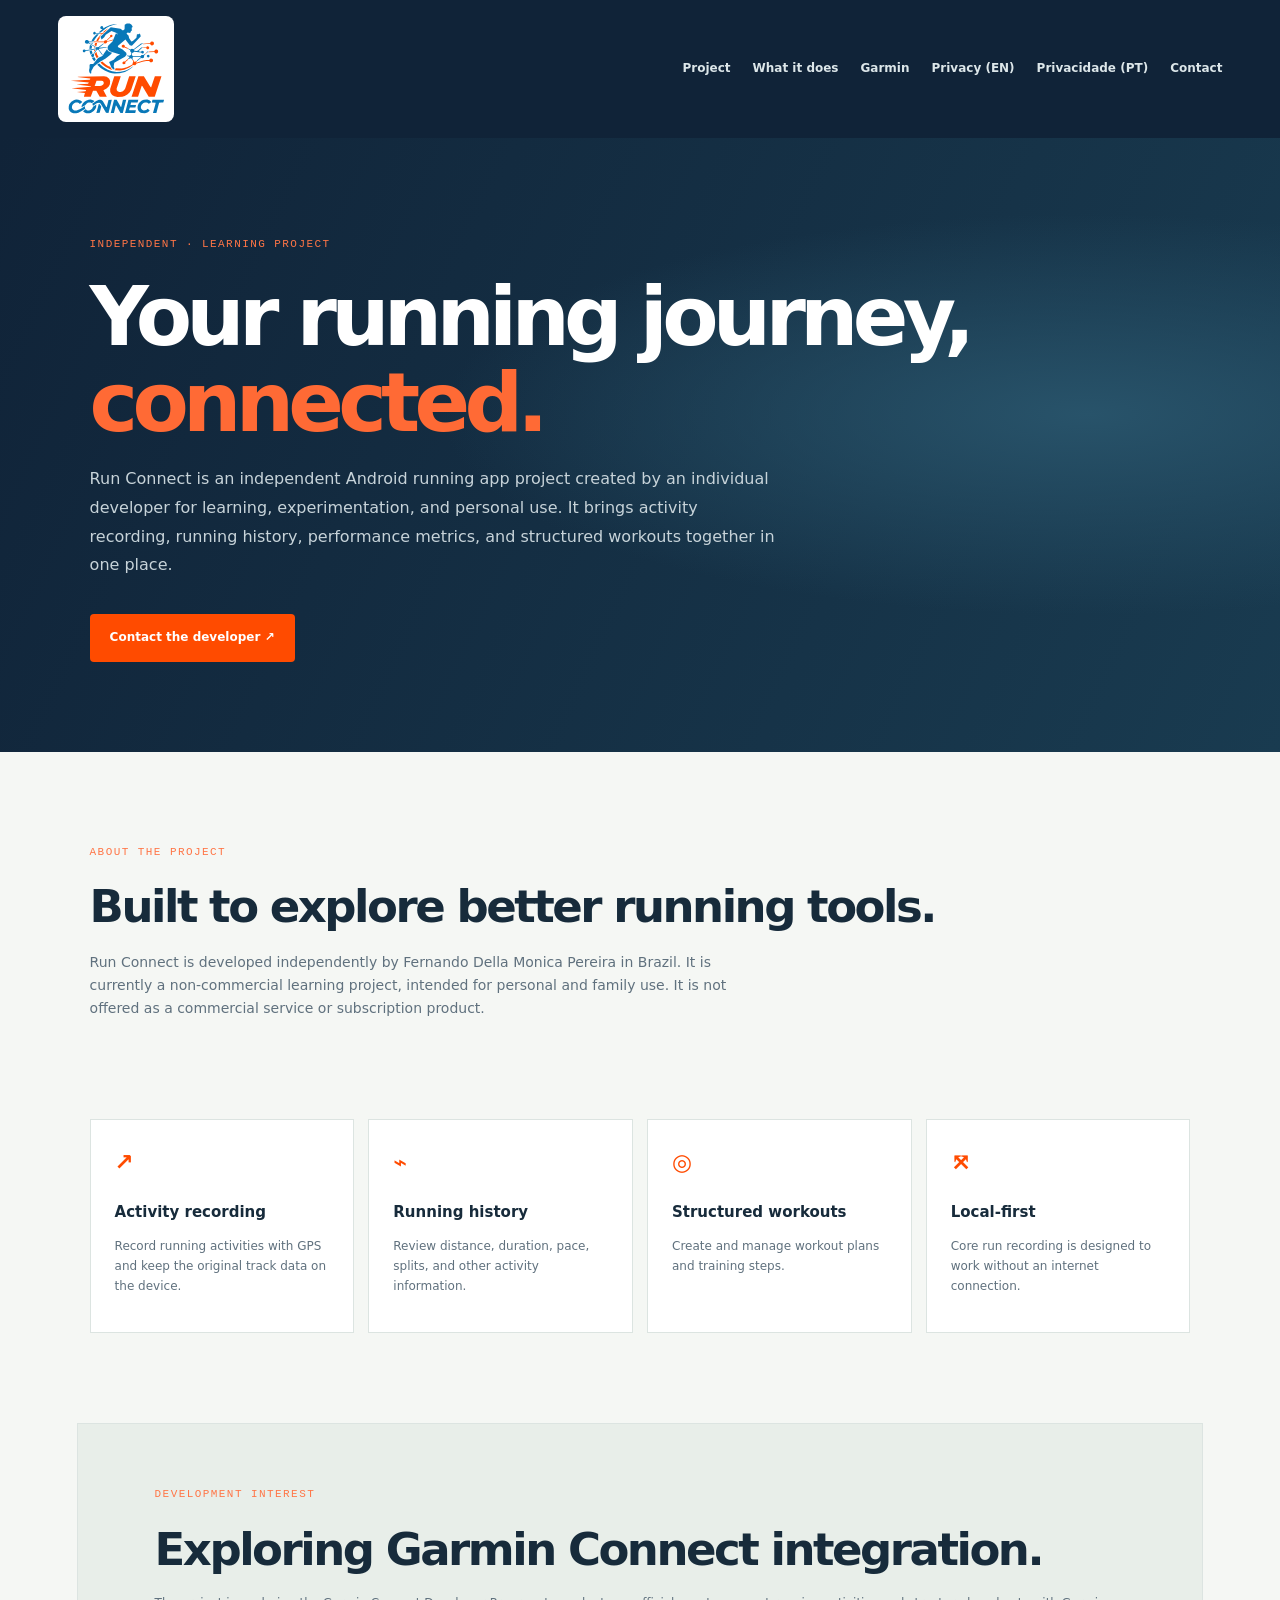
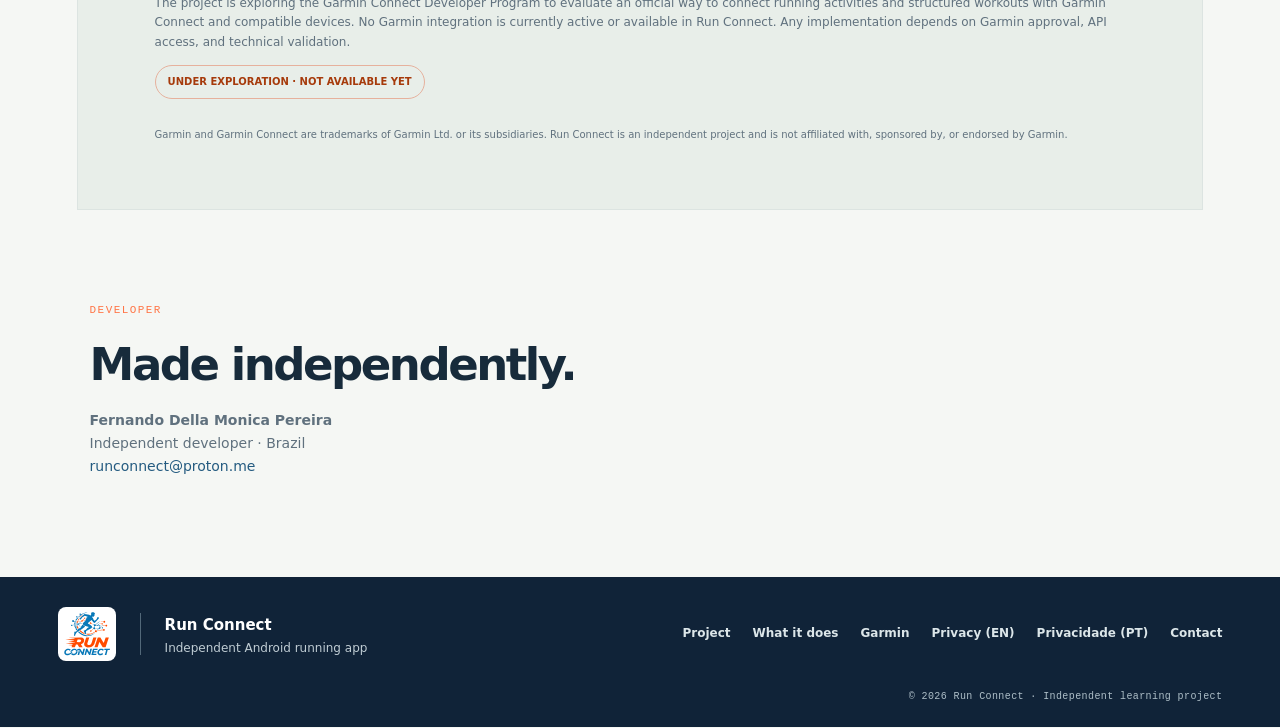
<file: index.html>
<!doctype html>
<html lang="en">
<head>
  <meta charset="utf-8">
  <meta name="viewport" content="width=device-width, initial-scale=1">
  <meta name="description" content="Run Connect is an independent running app project created for learning and personal use.">
  <meta name="theme-color" content="#102338">
  <title>Run Connect — Independent Running Project</title>
  <link rel="icon" type="image/svg+xml" href="assets/run-connect-favicon.svg">
  <link rel="stylesheet" href="assets/style.css">
</head>
<body>
<header>
  <a class="brand" href="./"><img src="assets/run-connect-brand.svg" alt="Run Connect"></a>
  <nav>
    <a href="#project">Project</a><a href="#features">What it does</a><a href="#garmin">Garmin</a>
    <a href="privacy.html">Privacy (EN)</a><a href="privacy.pt-BR.html">Privacidade (PT)</a>
    <a href="mailto:runconnect@proton.me">Contact</a>
  </nav>
</header>
<main>
  <section class="hero" id="project">
    <div class="eyebrow">INDEPENDENT · LEARNING PROJECT</div>
    <h1>Your running journey,<br><em>connected.</em></h1>
    <p>Run Connect is an independent Android running app project created by an individual developer for learning, experimentation, and personal use. It brings activity recording, running history, performance metrics, and structured workouts together in one place.</p>
    <a class="button" href="mailto:runconnect@proton.me">Contact the developer ↗</a>
  </section>
  <section class="intro"><small>ABOUT THE PROJECT</small><h2>Built to explore better running tools.</h2><p>Run Connect is developed independently by Fernando Della Monica Pereira in Brazil. It is currently a non-commercial learning project, intended for personal and family use. It is not offered as a commercial service or subscription product.</p></section>
  <section class="cards" id="features">
    <article><b>↗</b><h3>Activity recording</h3><p>Record running activities with GPS and keep the original track data on the device.</p></article>
    <article><b>⌁</b><h3>Running history</h3><p>Review distance, duration, pace, splits, and other activity information.</p></article>
    <article><b>◎</b><h3>Structured workouts</h3><p>Create and manage workout plans and training steps.</p></article>
    <article><b>⤧</b><h3>Local-first</h3><p>Core run recording is designed to work without an internet connection.</p></article>
  </section>
  <section class="garmin" id="garmin"><small>DEVELOPMENT INTEREST</small><h2>Exploring Garmin Connect integration.</h2><p>The project is exploring the Garmin Connect Developer Program to evaluate an official way to connect running activities and structured workouts with Garmin Connect and compatible devices. No Garmin integration is currently active or available in Run Connect. Any implementation depends on Garmin approval, API access, and technical validation.</p><span class="pill">UNDER EXPLORATION · NOT AVAILABLE YET</span><p class="fine">Garmin and Garmin Connect are trademarks of Garmin Ltd. or its subsidiaries. Run Connect is an independent project and is not affiliated with, sponsored by, or endorsed by Garmin.</p></section>
  <section class="about"><small>DEVELOPER</small><h2>Made independently.</h2><p><strong>Fernando Della Monica Pereira</strong><br>Independent developer · Brazil<br><a href="mailto:runconnect@proton.me">runconnect@proton.me</a></p></section>
</main>
<footer>
  <div class="footer-brand">
    <a class="brand" href="./"><img src="assets/run-connect-brand.svg" alt="Run Connect"></a>
    <span class="footer-brand-copy"><strong>Run Connect</strong><small>Independent Android running app</small></span>
  </div>
  <nav class="footer-links">
    <a href="#project">Project</a><a href="#features">What it does</a><a href="#garmin">Garmin</a>
    <a href="privacy.html">Privacy (EN)</a><a href="privacy.pt-BR.html">Privacidade (PT)</a>
    <a href="mailto:runconnect@proton.me">Contact</a>
  </nav>
  <small class="copyright">© 2026 Run Connect · Independent learning project</small>
</footer>
</body>
</html>
</file>
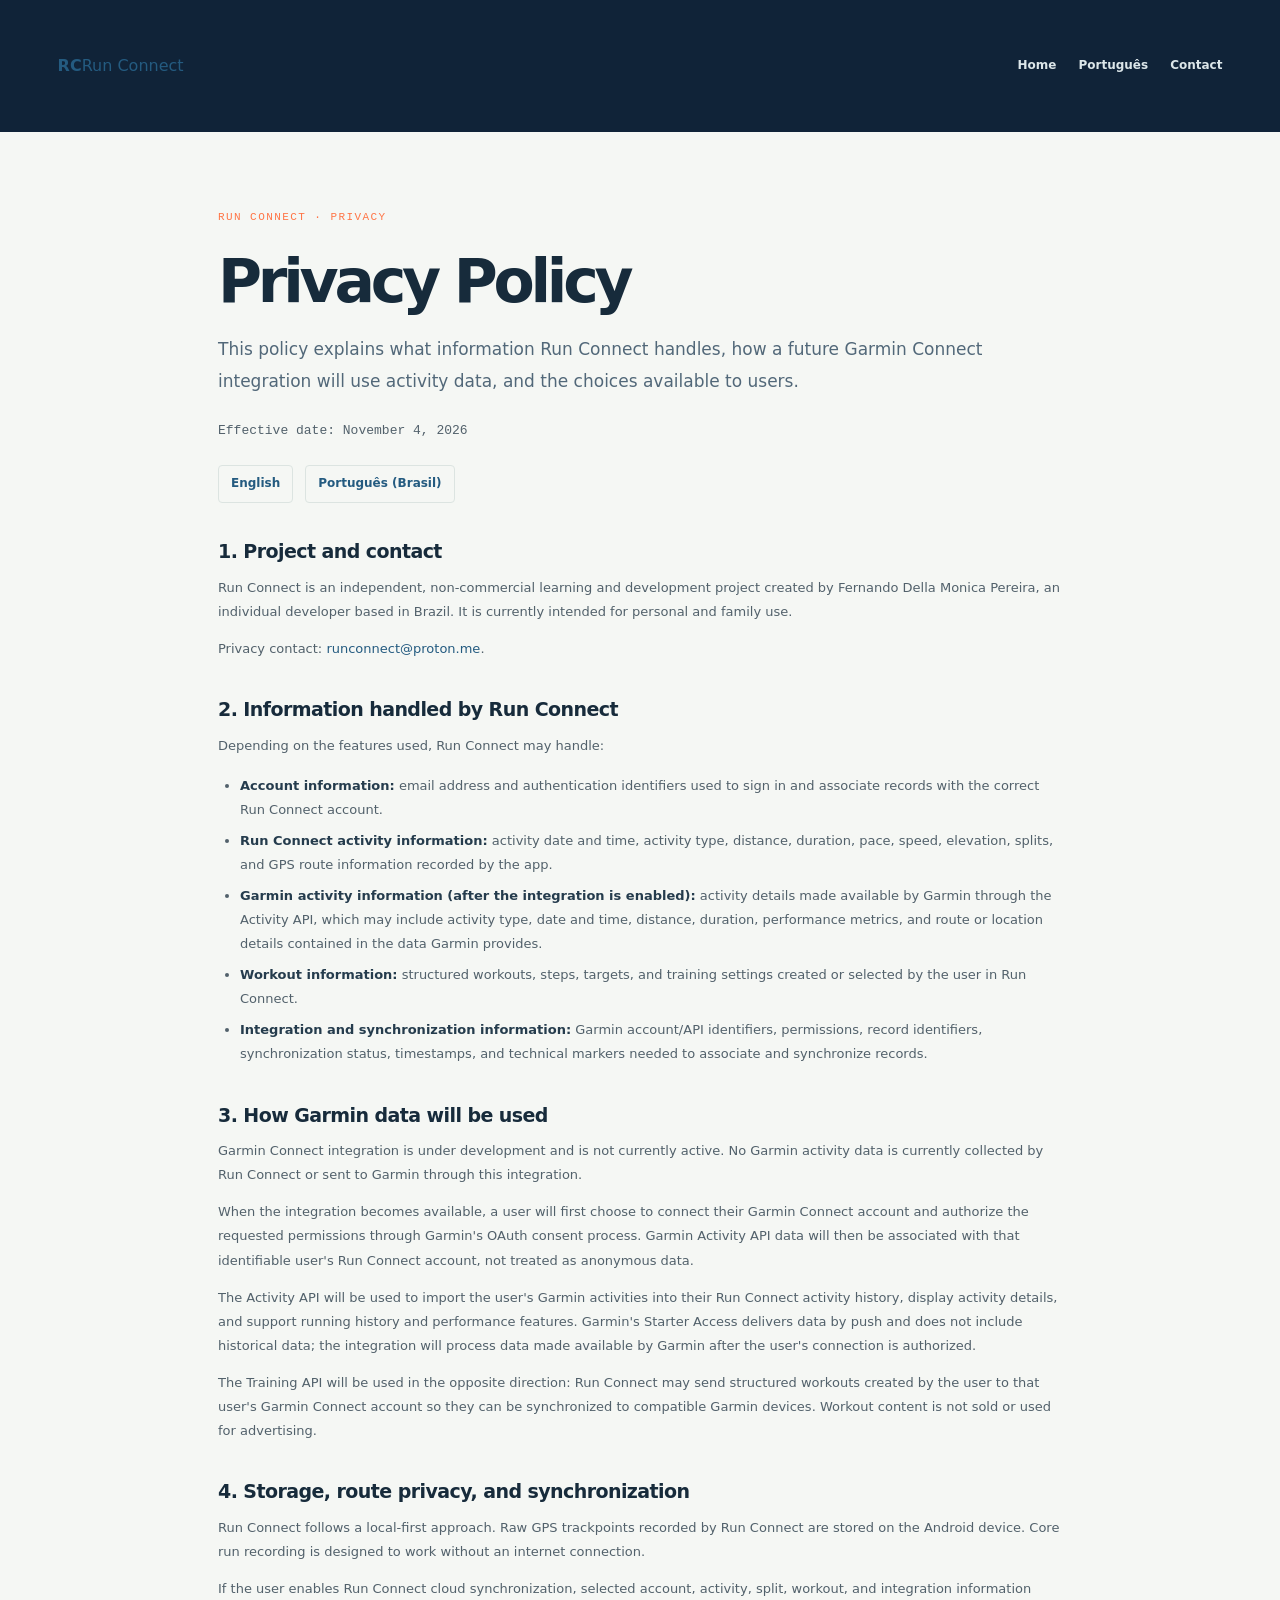
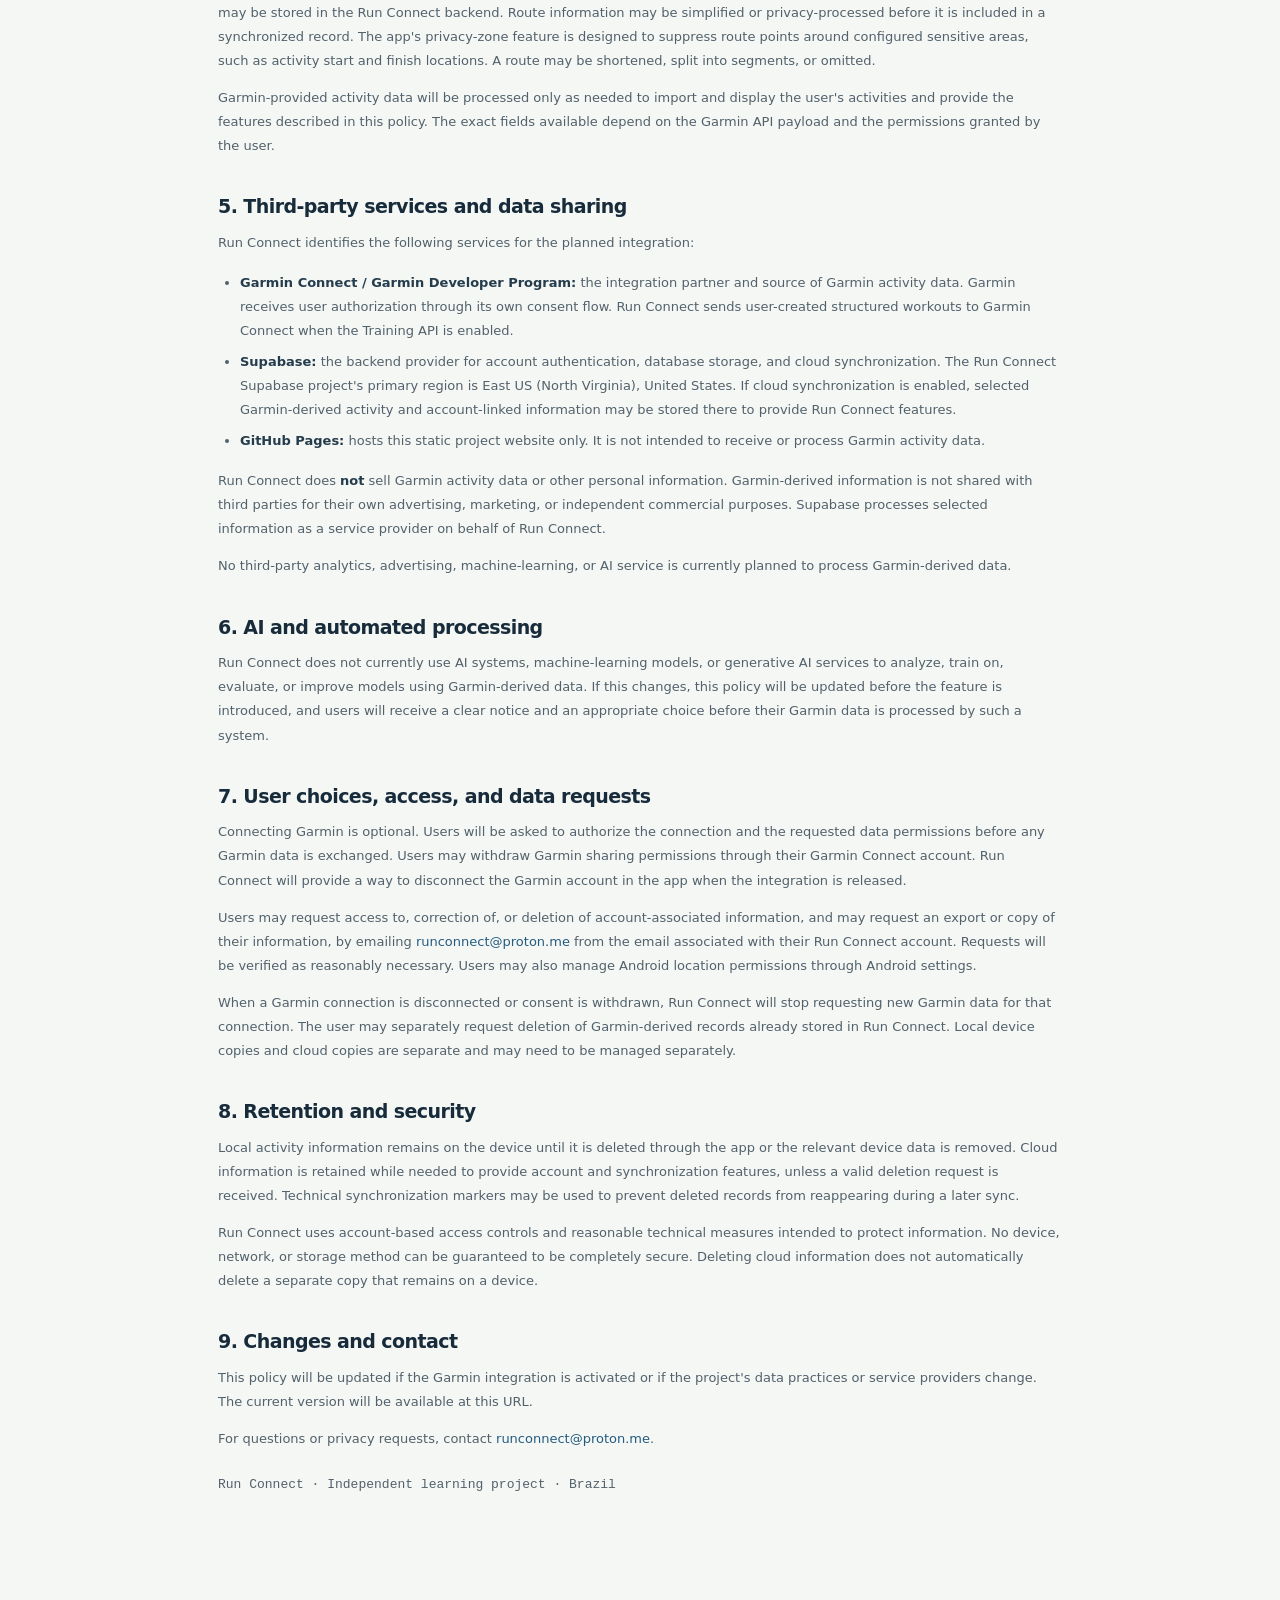
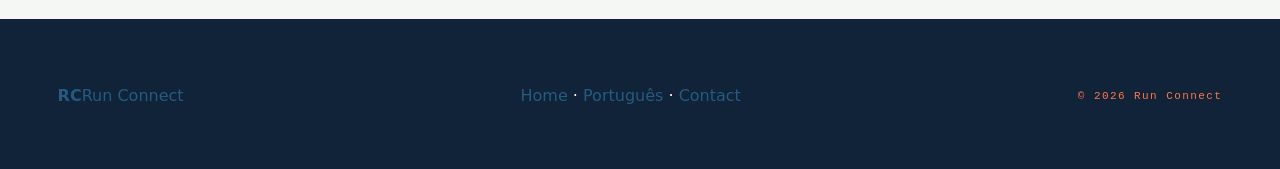
<file: privacy.html>
<!doctype html>
<html lang="en">
<head>
  <meta charset="utf-8">
  <meta name="viewport" content="width=device-width, initial-scale=1">
  <meta name="theme-color" content="#102338">
  <title>Privacy Policy — Run Connect</title>
  <link rel="stylesheet" href="assets/style.css">
</head>
<body>
<header><a class="brand" href="./"><b>RC</b> Run Connect</a><nav><a href="index.html">Home</a><a href="privacy.pt-BR.html">Português</a><a href="mailto:runconnect@proton.me">Contact</a></nav></header>
<main class="legal">
  <small>RUN CONNECT · PRIVACY</small>
  <h1>Privacy Policy</h1>
  <p class="lead">This policy explains what information Run Connect handles, how a future Garmin Connect integration will use activity data, and the choices available to users.</p>
  <p class="date">Effective date: November 4, 2026</p>
  <div class="language-links"><a href="privacy.html">English</a><a href="privacy.pt-BR.html">Português (Brasil)</a></div>

  <h2>1. Project and contact</h2>
  <p>Run Connect is an independent, non-commercial learning and development project created by Fernando Della Monica Pereira, an individual developer based in Brazil. It is currently intended for personal and family use.</p>
  <p>Privacy contact: <a href="mailto:runconnect@proton.me">runconnect@proton.me</a>.</p>

  <h2>2. Information handled by Run Connect</h2>
  <p>Depending on the features used, Run Connect may handle:</p>
  <ul>
    <li><strong>Account information:</strong> email address and authentication identifiers used to sign in and associate records with the correct Run Connect account.</li>
    <li><strong>Run Connect activity information:</strong> activity date and time, activity type, distance, duration, pace, speed, elevation, splits, and GPS route information recorded by the app.</li>
    <li><strong>Garmin activity information (after the integration is enabled):</strong> activity details made available by Garmin through the Activity API, which may include activity type, date and time, distance, duration, performance metrics, and route or location details contained in the data Garmin provides.</li>
    <li><strong>Workout information:</strong> structured workouts, steps, targets, and training settings created or selected by the user in Run Connect.</li>
    <li><strong>Integration and synchronization information:</strong> Garmin account/API identifiers, permissions, record identifiers, synchronization status, timestamps, and technical markers needed to associate and synchronize records.</li>
  </ul>

  <h2>3. How Garmin data will be used</h2>
  <p>Garmin Connect integration is under development and is not currently active. No Garmin activity data is currently collected by Run Connect or sent to Garmin through this integration.</p>
  <p>When the integration becomes available, a user will first choose to connect their Garmin Connect account and authorize the requested permissions through Garmin's OAuth consent process. Garmin Activity API data will then be associated with that identifiable user's Run Connect account, not treated as anonymous data.</p>
  <p>The Activity API will be used to import the user's Garmin activities into their Run Connect activity history, display activity details, and support running history and performance features. Garmin's Starter Access delivers data by push and does not include historical data; the integration will process data made available by Garmin after the user's connection is authorized.</p>
  <p>The Training API will be used in the opposite direction: Run Connect may send structured workouts created by the user to that user's Garmin Connect account so they can be synchronized to compatible Garmin devices. Workout content is not sold or used for advertising.</p>

  <h2>4. Storage, route privacy, and synchronization</h2>
  <p>Run Connect follows a local-first approach. Raw GPS trackpoints recorded by Run Connect are stored on the Android device. Core run recording is designed to work without an internet connection.</p>
  <p>If the user enables Run Connect cloud synchronization, selected account, activity, split, workout, and integration information may be stored in the Run Connect backend. Route information may be simplified or privacy-processed before it is included in a synchronized record. The app's privacy-zone feature is designed to suppress route points around configured sensitive areas, such as activity start and finish locations. A route may be shortened, split into segments, or omitted.</p>
  <p>Garmin-provided activity data will be processed only as needed to import and display the user's activities and provide the features described in this policy. The exact fields available depend on the Garmin API payload and the permissions granted by the user.</p>

  <h2>5. Third-party services and data sharing</h2>
  <p>Run Connect identifies the following services for the planned integration:</p>
  <ul>
    <li><strong>Garmin Connect / Garmin Developer Program:</strong> the integration partner and source of Garmin activity data. Garmin receives user authorization through its own consent flow. Run Connect sends user-created structured workouts to Garmin Connect when the Training API is enabled.</li>
    <li><strong>Supabase:</strong> the backend provider for account authentication, database storage, and cloud synchronization. The Run Connect Supabase project's primary region is East US (North Virginia), United States. If cloud synchronization is enabled, selected Garmin-derived activity and account-linked information may be stored there to provide Run Connect features.</li>
    <li><strong>GitHub Pages:</strong> hosts this static project website only. It is not intended to receive or process Garmin activity data.</li>
  </ul>
  <p>Run Connect does <strong>not</strong> sell Garmin activity data or other personal information. Garmin-derived information is not shared with third parties for their own advertising, marketing, or independent commercial purposes. Supabase processes selected information as a service provider on behalf of Run Connect.</p>
  <p>No third-party analytics, advertising, machine-learning, or AI service is currently planned to process Garmin-derived data.</p>

  <h2>6. AI and automated processing</h2>
  <p>Run Connect does not currently use AI systems, machine-learning models, or generative AI services to analyze, train on, evaluate, or improve models using Garmin-derived data. If this changes, this policy will be updated before the feature is introduced, and users will receive a clear notice and an appropriate choice before their Garmin data is processed by such a system.</p>

  <h2>7. User choices, access, and data requests</h2>
  <p>Connecting Garmin is optional. Users will be asked to authorize the connection and the requested data permissions before any Garmin data is exchanged. Users may withdraw Garmin sharing permissions through their Garmin Connect account. Run Connect will provide a way to disconnect the Garmin account in the app when the integration is released.</p>
  <p>Users may request access to, correction of, or deletion of account-associated information, and may request an export or copy of their information, by emailing <a href="mailto:runconnect@proton.me">runconnect@proton.me</a> from the email associated with their Run Connect account. Requests will be verified as reasonably necessary. Users may also manage Android location permissions through Android settings.</p>
  <p>When a Garmin connection is disconnected or consent is withdrawn, Run Connect will stop requesting new Garmin data for that connection. The user may separately request deletion of Garmin-derived records already stored in Run Connect. Local device copies and cloud copies are separate and may need to be managed separately.</p>

  <h2>8. Retention and security</h2>
  <p>Local activity information remains on the device until it is deleted through the app or the relevant device data is removed. Cloud information is retained while needed to provide account and synchronization features, unless a valid deletion request is received. Technical synchronization markers may be used to prevent deleted records from reappearing during a later sync.</p>
  <p>Run Connect uses account-based access controls and reasonable technical measures intended to protect information. No device, network, or storage method can be guaranteed to be completely secure. Deleting cloud information does not automatically delete a separate copy that remains on a device.</p>

  <h2>9. Changes and contact</h2>
  <p>This policy will be updated if the Garmin integration is activated or if the project's data practices or service providers change. The current version will be available at this URL.</p>
  <p>For questions or privacy requests, contact <a href="mailto:runconnect@proton.me">runconnect@proton.me</a>.</p>
  <p class="date">Run Connect · Independent learning project · Brazil</p>
</main>
<footer><a class="brand" href="./"><b>RC</b> Run Connect</a><span><a href="index.html">Home</a> · <a href="privacy.pt-BR.html">Português</a> · <a href="mailto:runconnect@proton.me">Contact</a></span><small>© 2026 Run Connect</small></footer>
</body>
</html>
</file>
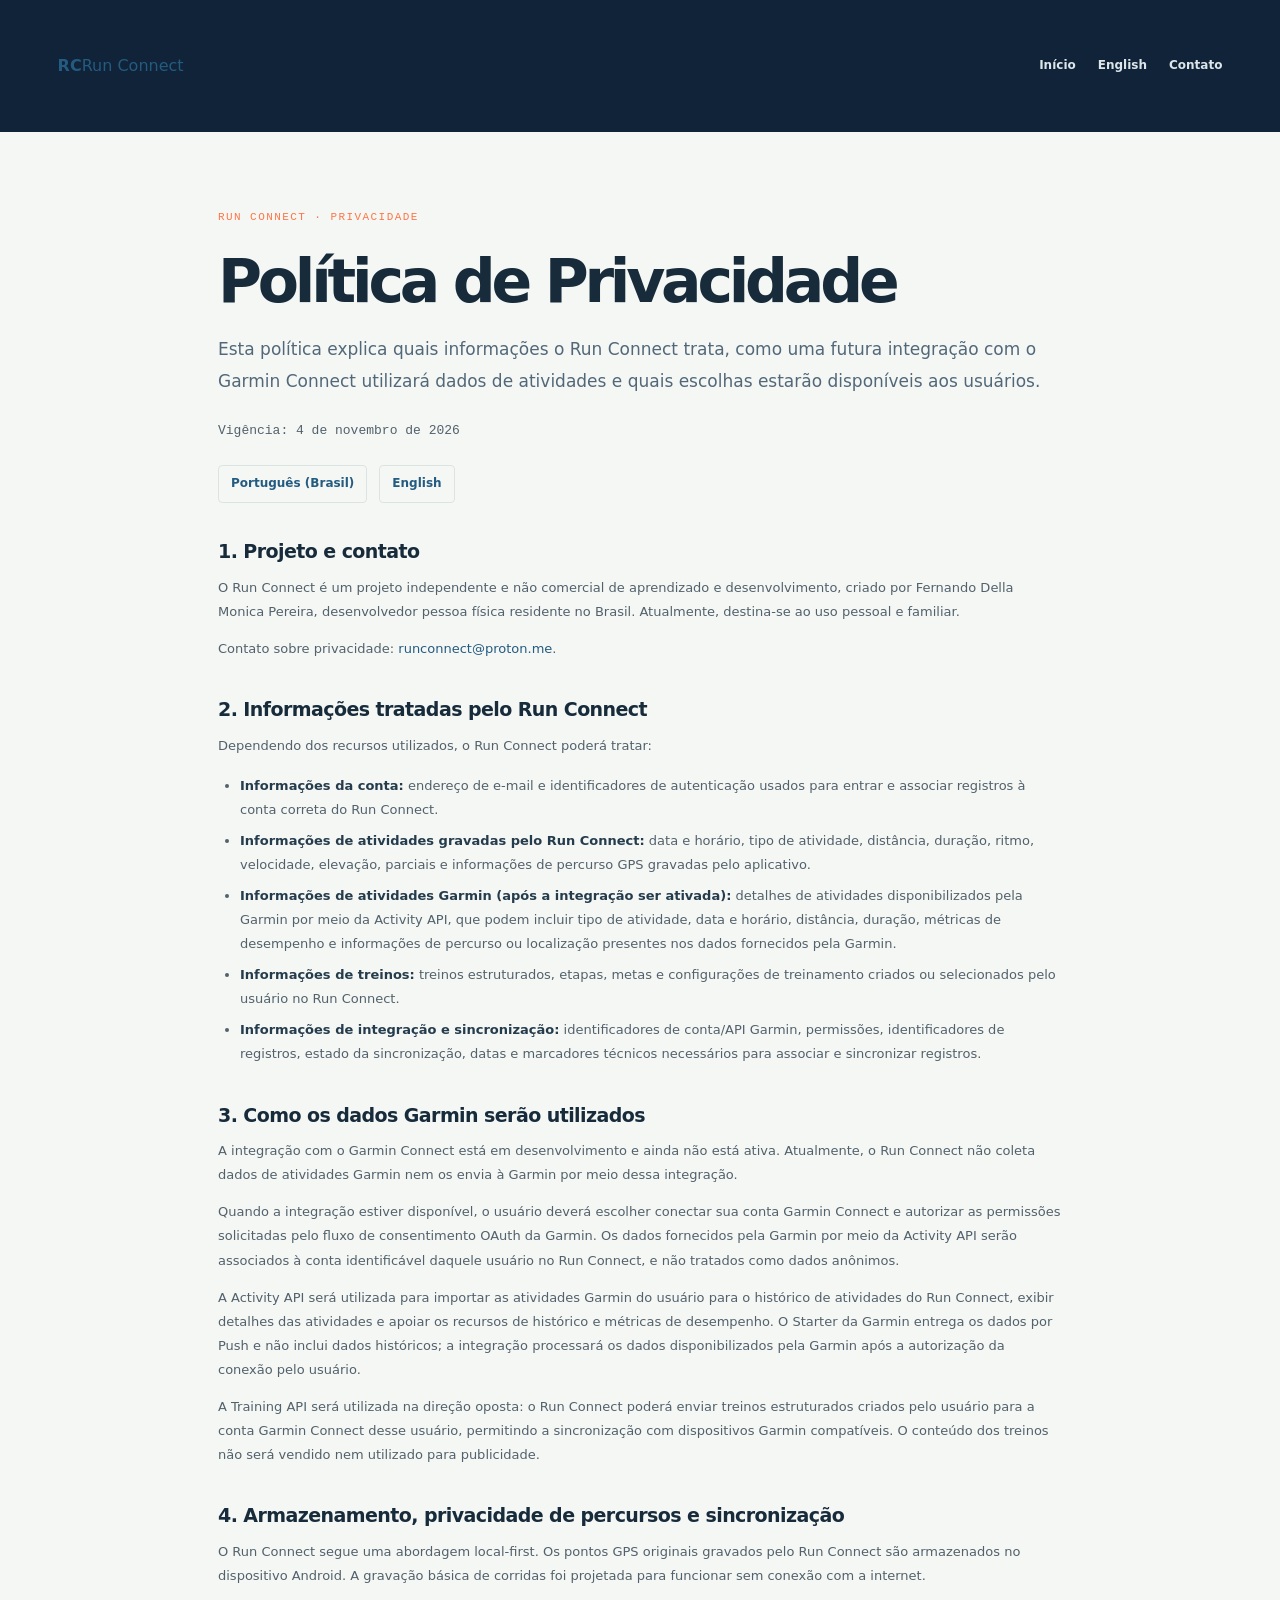
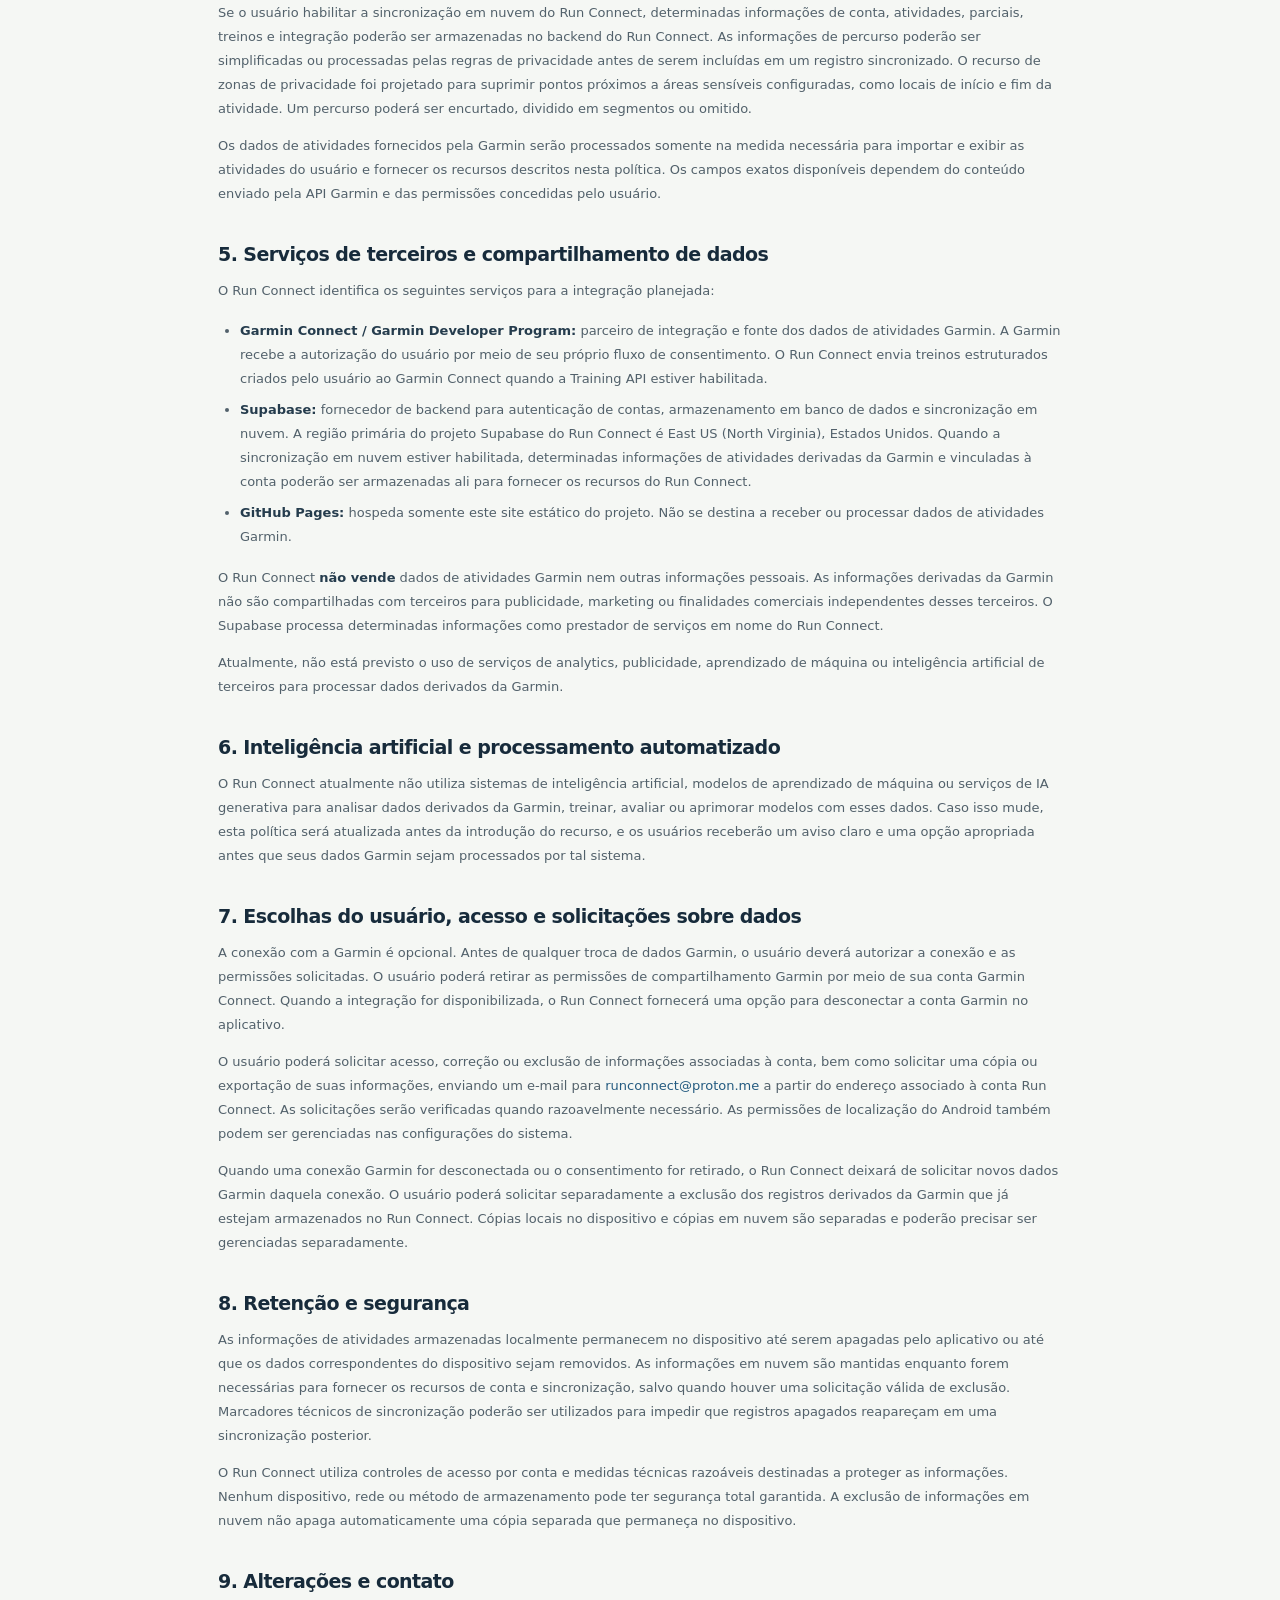
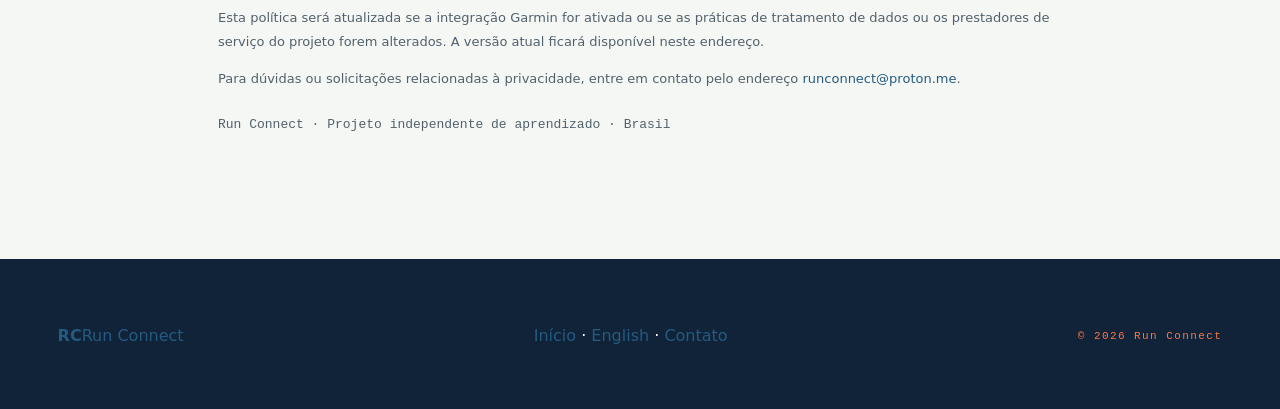
<file: privacy.pt-BR.html>
<!doctype html>
<html lang="pt-BR">
<head>
  <meta charset="utf-8">
  <meta name="viewport" content="width=device-width, initial-scale=1">
  <meta name="theme-color" content="#102338">
  <title>Política de Privacidade — Run Connect</title>
  <link rel="stylesheet" href="assets/style.css">
</head>
<body>
<header><a class="brand" href="./"><b>RC</b> Run Connect</a><nav><a href="index.html">Início</a><a href="privacy.html">English</a><a href="mailto:runconnect@proton.me">Contato</a></nav></header>
<main class="legal">
  <small>RUN CONNECT · PRIVACIDADE</small>
  <h1>Política de Privacidade</h1>
  <p class="lead">Esta política explica quais informações o Run Connect trata, como uma futura integração com o Garmin Connect utilizará dados de atividades e quais escolhas estarão disponíveis aos usuários.</p>
  <p class="date">Vigência: 4 de novembro de 2026</p>
  <div class="language-links"><a href="privacy.pt-BR.html">Português (Brasil)</a><a href="privacy.html">English</a></div>

  <h2>1. Projeto e contato</h2>
  <p>O Run Connect é um projeto independente e não comercial de aprendizado e desenvolvimento, criado por Fernando Della Monica Pereira, desenvolvedor pessoa física residente no Brasil. Atualmente, destina-se ao uso pessoal e familiar.</p>
  <p>Contato sobre privacidade: <a href="mailto:runconnect@proton.me">runconnect@proton.me</a>.</p>

  <h2>2. Informações tratadas pelo Run Connect</h2>
  <p>Dependendo dos recursos utilizados, o Run Connect poderá tratar:</p>
  <ul>
    <li><strong>Informações da conta:</strong> endereço de e-mail e identificadores de autenticação usados para entrar e associar registros à conta correta do Run Connect.</li>
    <li><strong>Informações de atividades gravadas pelo Run Connect:</strong> data e horário, tipo de atividade, distância, duração, ritmo, velocidade, elevação, parciais e informações de percurso GPS gravadas pelo aplicativo.</li>
    <li><strong>Informações de atividades Garmin (após a integração ser ativada):</strong> detalhes de atividades disponibilizados pela Garmin por meio da Activity API, que podem incluir tipo de atividade, data e horário, distância, duração, métricas de desempenho e informações de percurso ou localização presentes nos dados fornecidos pela Garmin.</li>
    <li><strong>Informações de treinos:</strong> treinos estruturados, etapas, metas e configurações de treinamento criados ou selecionados pelo usuário no Run Connect.</li>
    <li><strong>Informações de integração e sincronização:</strong> identificadores de conta/API Garmin, permissões, identificadores de registros, estado da sincronização, datas e marcadores técnicos necessários para associar e sincronizar registros.</li>
  </ul>

  <h2>3. Como os dados Garmin serão utilizados</h2>
  <p>A integração com o Garmin Connect está em desenvolvimento e ainda não está ativa. Atualmente, o Run Connect não coleta dados de atividades Garmin nem os envia à Garmin por meio dessa integração.</p>
  <p>Quando a integração estiver disponível, o usuário deverá escolher conectar sua conta Garmin Connect e autorizar as permissões solicitadas pelo fluxo de consentimento OAuth da Garmin. Os dados fornecidos pela Garmin por meio da Activity API serão associados à conta identificável daquele usuário no Run Connect, e não tratados como dados anônimos.</p>
  <p>A Activity API será utilizada para importar as atividades Garmin do usuário para o histórico de atividades do Run Connect, exibir detalhes das atividades e apoiar os recursos de histórico e métricas de desempenho. O Starter da Garmin entrega os dados por Push e não inclui dados históricos; a integração processará os dados disponibilizados pela Garmin após a autorização da conexão pelo usuário.</p>
  <p>A Training API será utilizada na direção oposta: o Run Connect poderá enviar treinos estruturados criados pelo usuário para a conta Garmin Connect desse usuário, permitindo a sincronização com dispositivos Garmin compatíveis. O conteúdo dos treinos não será vendido nem utilizado para publicidade.</p>

  <h2>4. Armazenamento, privacidade de percursos e sincronização</h2>
  <p>O Run Connect segue uma abordagem local-first. Os pontos GPS originais gravados pelo Run Connect são armazenados no dispositivo Android. A gravação básica de corridas foi projetada para funcionar sem conexão com a internet.</p>
  <p>Se o usuário habilitar a sincronização em nuvem do Run Connect, determinadas informações de conta, atividades, parciais, treinos e integração poderão ser armazenadas no backend do Run Connect. As informações de percurso poderão ser simplificadas ou processadas pelas regras de privacidade antes de serem incluídas em um registro sincronizado. O recurso de zonas de privacidade foi projetado para suprimir pontos próximos a áreas sensíveis configuradas, como locais de início e fim da atividade. Um percurso poderá ser encurtado, dividido em segmentos ou omitido.</p>
  <p>Os dados de atividades fornecidos pela Garmin serão processados somente na medida necessária para importar e exibir as atividades do usuário e fornecer os recursos descritos nesta política. Os campos exatos disponíveis dependem do conteúdo enviado pela API Garmin e das permissões concedidas pelo usuário.</p>

  <h2>5. Serviços de terceiros e compartilhamento de dados</h2>
  <p>O Run Connect identifica os seguintes serviços para a integração planejada:</p>
  <ul>
    <li><strong>Garmin Connect / Garmin Developer Program:</strong> parceiro de integração e fonte dos dados de atividades Garmin. A Garmin recebe a autorização do usuário por meio de seu próprio fluxo de consentimento. O Run Connect envia treinos estruturados criados pelo usuário ao Garmin Connect quando a Training API estiver habilitada.</li>
    <li><strong>Supabase:</strong> fornecedor de backend para autenticação de contas, armazenamento em banco de dados e sincronização em nuvem. A região primária do projeto Supabase do Run Connect é East US (North Virginia), Estados Unidos. Quando a sincronização em nuvem estiver habilitada, determinadas informações de atividades derivadas da Garmin e vinculadas à conta poderão ser armazenadas ali para fornecer os recursos do Run Connect.</li>
    <li><strong>GitHub Pages:</strong> hospeda somente este site estático do projeto. Não se destina a receber ou processar dados de atividades Garmin.</li>
  </ul>
  <p>O Run Connect <strong>não vende</strong> dados de atividades Garmin nem outras informações pessoais. As informações derivadas da Garmin não são compartilhadas com terceiros para publicidade, marketing ou finalidades comerciais independentes desses terceiros. O Supabase processa determinadas informações como prestador de serviços em nome do Run Connect.</p>
  <p>Atualmente, não está previsto o uso de serviços de analytics, publicidade, aprendizado de máquina ou inteligência artificial de terceiros para processar dados derivados da Garmin.</p>

  <h2>6. Inteligência artificial e processamento automatizado</h2>
  <p>O Run Connect atualmente não utiliza sistemas de inteligência artificial, modelos de aprendizado de máquina ou serviços de IA generativa para analisar dados derivados da Garmin, treinar, avaliar ou aprimorar modelos com esses dados. Caso isso mude, esta política será atualizada antes da introdução do recurso, e os usuários receberão um aviso claro e uma opção apropriada antes que seus dados Garmin sejam processados por tal sistema.</p>

  <h2>7. Escolhas do usuário, acesso e solicitações sobre dados</h2>
  <p>A conexão com a Garmin é opcional. Antes de qualquer troca de dados Garmin, o usuário deverá autorizar a conexão e as permissões solicitadas. O usuário poderá retirar as permissões de compartilhamento Garmin por meio de sua conta Garmin Connect. Quando a integração for disponibilizada, o Run Connect fornecerá uma opção para desconectar a conta Garmin no aplicativo.</p>
  <p>O usuário poderá solicitar acesso, correção ou exclusão de informações associadas à conta, bem como solicitar uma cópia ou exportação de suas informações, enviando um e-mail para <a href="mailto:runconnect@proton.me">runconnect@proton.me</a> a partir do endereço associado à conta Run Connect. As solicitações serão verificadas quando razoavelmente necessário. As permissões de localização do Android também podem ser gerenciadas nas configurações do sistema.</p>
  <p>Quando uma conexão Garmin for desconectada ou o consentimento for retirado, o Run Connect deixará de solicitar novos dados Garmin daquela conexão. O usuário poderá solicitar separadamente a exclusão dos registros derivados da Garmin que já estejam armazenados no Run Connect. Cópias locais no dispositivo e cópias em nuvem são separadas e poderão precisar ser gerenciadas separadamente.</p>

  <h2>8. Retenção e segurança</h2>
  <p>As informações de atividades armazenadas localmente permanecem no dispositivo até serem apagadas pelo aplicativo ou até que os dados correspondentes do dispositivo sejam removidos. As informações em nuvem são mantidas enquanto forem necessárias para fornecer os recursos de conta e sincronização, salvo quando houver uma solicitação válida de exclusão. Marcadores técnicos de sincronização poderão ser utilizados para impedir que registros apagados reapareçam em uma sincronização posterior.</p>
  <p>O Run Connect utiliza controles de acesso por conta e medidas técnicas razoáveis destinadas a proteger as informações. Nenhum dispositivo, rede ou método de armazenamento pode ter segurança total garantida. A exclusão de informações em nuvem não apaga automaticamente uma cópia separada que permaneça no dispositivo.</p>

  <h2>9. Alterações e contato</h2>
  <p>Esta política será atualizada se a integração Garmin for ativada ou se as práticas de tratamento de dados ou os prestadores de serviço do projeto forem alterados. A versão atual ficará disponível neste endereço.</p>
  <p>Para dúvidas ou solicitações relacionadas à privacidade, entre em contato pelo endereço <a href="mailto:runconnect@proton.me">runconnect@proton.me</a>.</p>
  <p class="date">Run Connect · Projeto independente de aprendizado · Brasil</p>
</main>
<footer><a class="brand" href="./"><b>RC</b> Run Connect</a><span><a href="index.html">Início</a> · <a href="privacy.html">English</a> · <a href="mailto:runconnect@proton.me">Contato</a></span><small>© 2026 Run Connect</small></footer>
</body>
</html>
</file>
<file: assets/style.css>
:root{--navy:#102338;--blue:#193b50;--ink:#172b3b;--muted:#60717e;--lime:#ff4b00;--orange:#ff4b00;--paper:#f5f7f4;--line:#dce4e1}*{box-sizing:border-box}body{margin:0;background:var(--paper);color:var(--ink);font-family:system-ui,-apple-system,BlinkMacSystemFont,"Segoe UI",Roboto,Arial,sans-serif;line-height:1.65}a{color:#245b80;text-decoration:none}a:hover{text-decoration:underline}header,footer{background:var(--navy);color:#fff;padding:16px max(4.5vw,24px);display:flex;align-items:center;justify-content:space-between;gap:28px}header{min-height:132px}header nav,.footer-links{display:flex;align-items:center;gap:22px;flex-wrap:wrap}header nav a,footer nav a{color:#dce6e9;font-size:12px;font-weight:700;white-space:nowrap}.brand{display:flex;align-items:center;flex-shrink:0}.brand img{display:block;width:116px;height:auto;background:#fff;border-radius:8px;padding:5px 8px}.hero{padding:100px max(7vw,28px) 90px;background:radial-gradient(ellipse at 85% 45%,#28536a,transparent 42%),linear-gradient(115deg,var(--navy),var(--blue));color:#fff;min-height:610px;position:relative}.eyebrow,small{font:11px ui-monospace,SFMono-Regular,Consolas,monospace;letter-spacing:.13em;color:#ff7546}.hero h1{font-size:clamp(48px,7vw,82px);line-height:1.04;letter-spacing:-.07em;margin:24px 0 20px}.hero h1 em{font-style:normal;color:#ff6a35}.hero p{max-width:690px;color:#c7d3d9;font-size:16px;line-height:1.8}.button{display:inline-block;background:#ff4b00;color:#fff;font-weight:800;font-size:12px;padding:14px 20px;border-radius:4px;margin-top:18px}.intro,.about{padding:85px max(7vw,28px)}h2{font-size:clamp(30px,4vw,45px);line-height:1.15;letter-spacing:-.055em;margin:18px 0}.intro p,.about p{max-width:680px;color:var(--muted);font-size:14px}.cards{padding:0 max(7vw,28px) 90px;display:grid;grid-template-columns:repeat(4,1fr);gap:14px}.cards article{background:#fff;border:1px solid var(--line);padding:24px;min-height:180px}.cards article b{color:#ff4b00;font-size:23px}.cards h3{font-size:15px;margin:18px 0 7px}.cards p,.garmin p{font-size:12px;color:var(--muted)}.garmin{margin:0 6vw;padding:55px 6%;background:#e8eee9;border:1px solid var(--line)}.pill{display:inline-block;border:1px solid #e6b19d;border-radius:30px;padding:8px 12px;color:#a63a0b;font-size:10px;font-weight:800}.fine{font-size:10px!important;margin-top:28px}footer{min-height:150px;flex-wrap:wrap;padding-top:28px;padding-bottom:24px}.footer-brand{display:flex;align-items:center;gap:24px;min-width:270px}.footer-brand .brand img{width:58px;padding:4px 5px}.footer-brand-copy{border-left:1px solid #526879;padding-left:24px;display:flex;flex-direction:column;gap:3px}.footer-brand-copy strong{font-size:15px;color:#fff}.footer-brand-copy small{font:12px system-ui,sans-serif;letter-spacing:0;color:#c0cdd4}.footer-links{margin-left:auto;justify-content:flex-end}.copyright{width:100%;text-align:right;color:#aebfc8;font:10px ui-monospace,SFMono-Regular,Consolas,monospace;letter-spacing:.04em}.legal{max-width:900px;margin:auto;padding:70px 28px 100px}.legal h1{font-size:clamp(42px,6vw,60px);letter-spacing:-.07em;line-height:1.1;margin:20px 0}.legal .lead{font-size:17px;color:#526879}.date{font:11px ui-monospace,SFMono-Regular,Consolas,monospace;color:#788890;margin:22px 0}.draft-warning{background:#fff4dc;border:1px solid #e7cc88;border-left:4px solid #b98520;padding:18px 20px;font-size:13px;color:#654d1d;margin:28px 0 42px}.legal h2{font-size:19px;letter-spacing:-.03em;margin:38px 0 9px}.legal p,.legal li{font-size:13px;color:#52616b;line-height:1.85}.legal ul{padding-left:22px;list-style:disc}.legal li{margin:7px 0}.language-links{display:flex;gap:12px;flex-wrap:wrap;margin:18px 0 28px}.language-links a{font-size:12px;font-weight:700;border:1px solid var(--line);padding:8px 12px;border-radius:4px}.legal strong{color:#253c4d}@media(max-width:900px){header{min-height:110px}header nav{gap:14px}.footer-links{gap:14px}}@media(max-width:760px){header{flex-wrap:wrap;min-height:auto;padding-top:16px;padding-bottom:18px}header nav{width:100%;justify-content:flex-start}.cards{grid-template-columns:1fr 1fr}.hero{padding-top:76px;min-height:540px}.intro,.about{padding-top:65px}footer{align-items:flex-start}.footer-links{width:100%;margin-left:0;justify-content:flex-start}.copyright{text-align:left}}@media(max-width:480px){.cards{grid-template-columns:1fr}header nav{gap:12px 16px}header nav a,footer nav a{font-size:11px}.footer-brand{min-width:0}.footer-brand-copy{padding-left:16px}.hero{padding-top:64px}}
</file>
